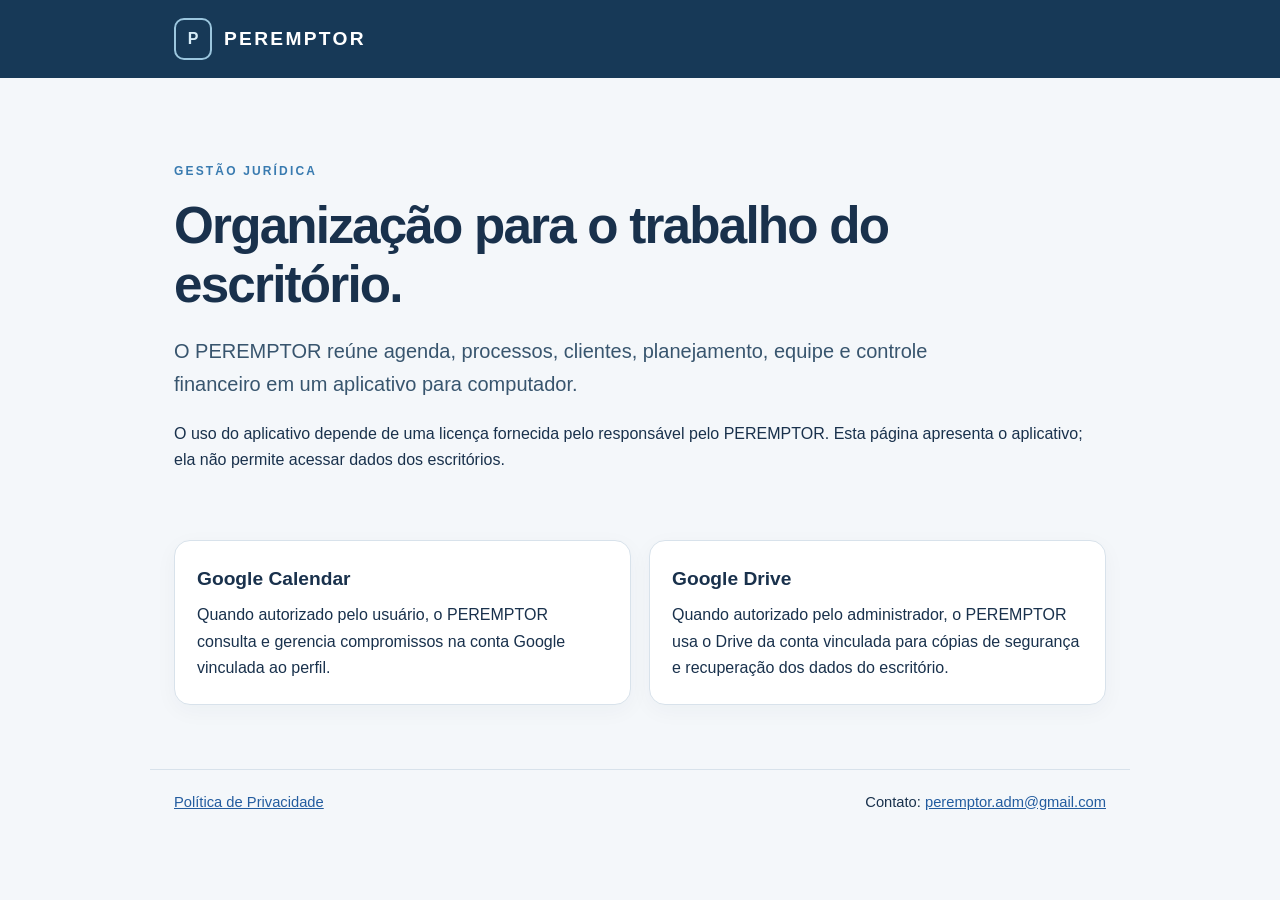
<file: index.html>
<!doctype html>
<html lang="pt-BR">
<head>
  <meta charset="utf-8">
  <meta name="viewport" content="width=device-width, initial-scale=1">
  <meta name="google-site-verification" content="HK-xn1LJjENF2eJphgbdR3LiZS1RDSTnO8OPyTENQjg" />
  <meta name="description" content="PEREMPTOR: gestão jurídica para escritórios de advocacia.">
  <title>PEREMPTOR - Gestão jurídica</title>
  <link rel="stylesheet" href="styles.css">
</head>
<body>
  <header class="site-header">
    <div class="shell header-row"><span class="brand-mark" aria-hidden="true">P</span><span class="brand">PEREMPTOR</span></div>
  </header>
  <main class="shell">
    <section class="hero">
      <p class="eyebrow">GESTÃO JURÍDICA</p>
      <h1>Organização para o trabalho do escritório.</h1>
      <p class="lead">O PEREMPTOR reúne agenda, processos, clientes, planejamento, equipe e controle financeiro em um aplicativo para computador.</p>
      <p>O uso do aplicativo depende de uma licença fornecida pelo responsável pelo PEREMPTOR. Esta página apresenta o aplicativo; ela não permite acessar dados dos escritórios.</p>
    </section>
    <section class="cards" aria-label="Integrações opcionais">
      <article class="card"><h2>Google Calendar</h2><p>Quando autorizado pelo usuário, o PEREMPTOR consulta e gerencia compromissos na conta Google vinculada ao perfil.</p></article>
      <article class="card"><h2>Google Drive</h2><p>Quando autorizado pelo administrador, o PEREMPTOR usa o Drive da conta vinculada para cópias de segurança e recuperação dos dados do escritório.</p></article>
    </section>
  </main>
  <footer class="shell footer"><a href="privacidade.html">Política de Privacidade</a><span>Contato: <a href="mailto:peremptor.adm@gmail.com">peremptor.adm@gmail.com</a></span></footer>
</body>
</html>
</file>
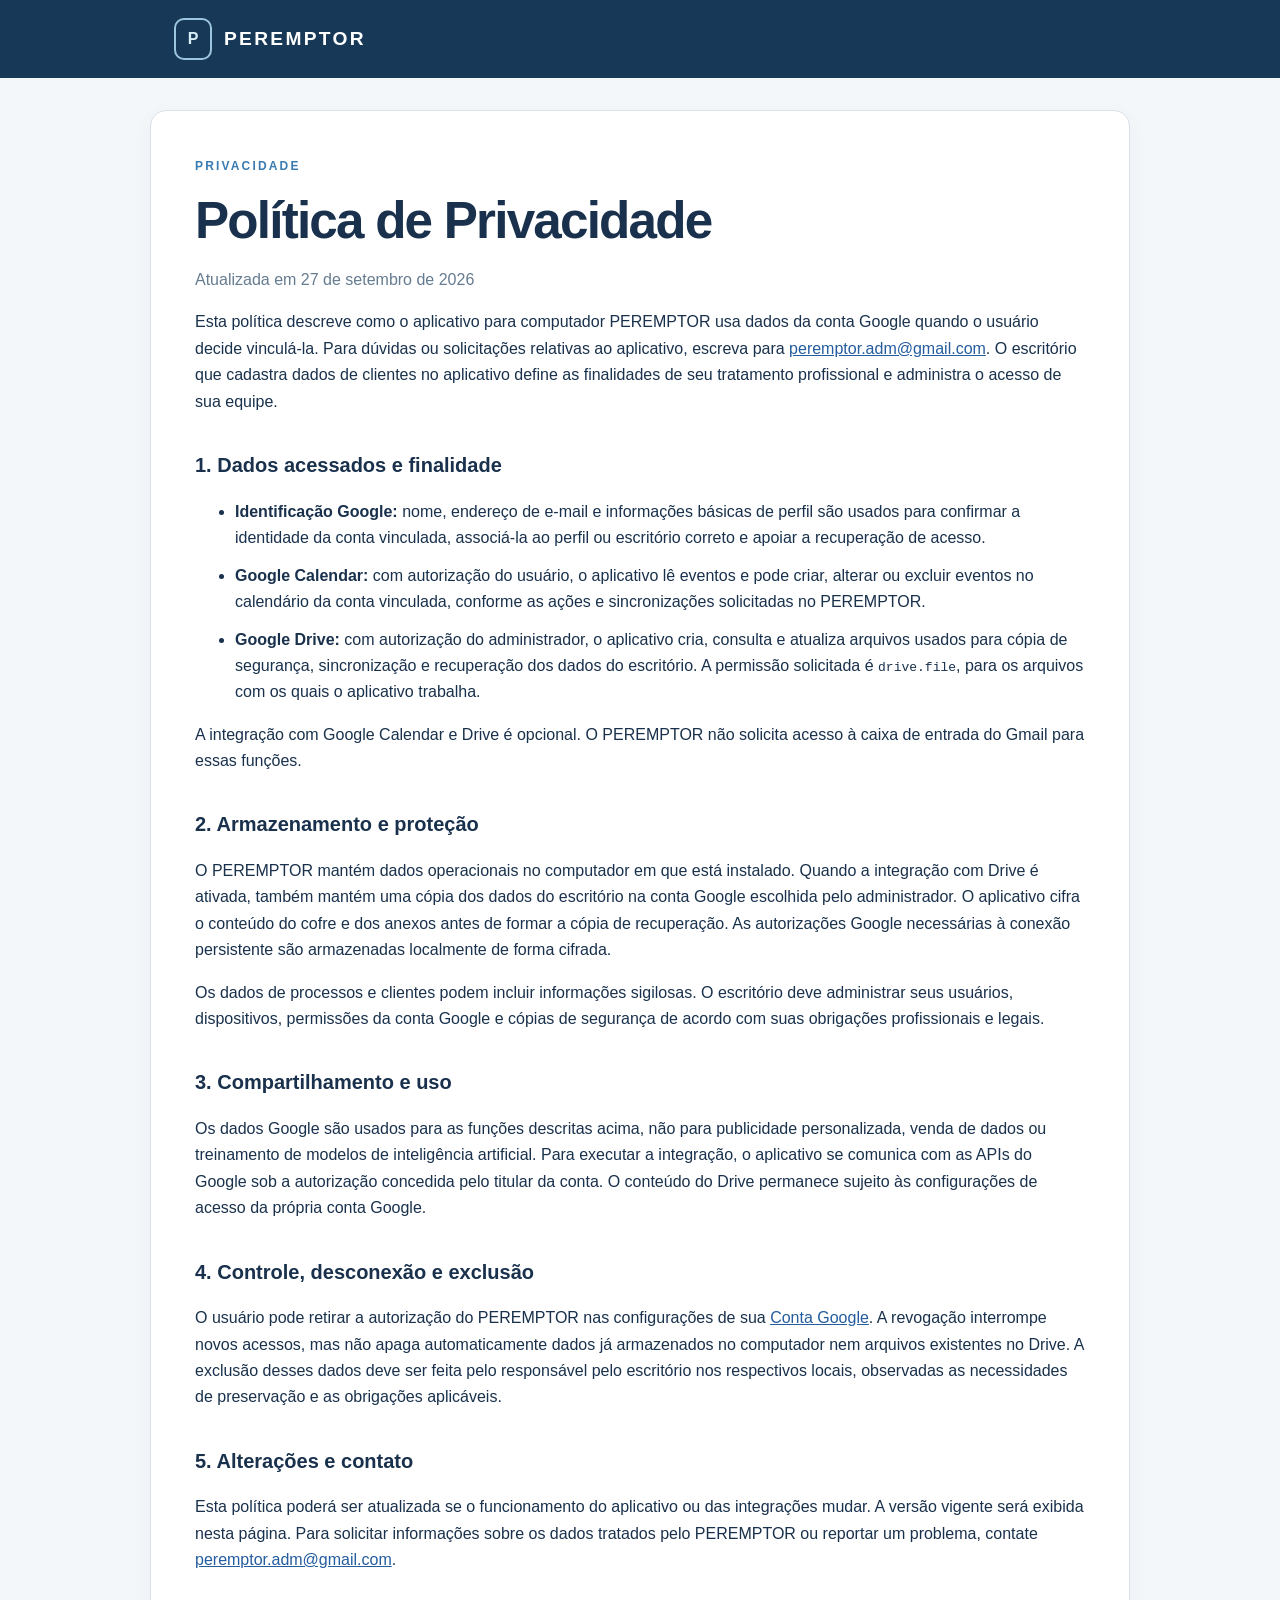
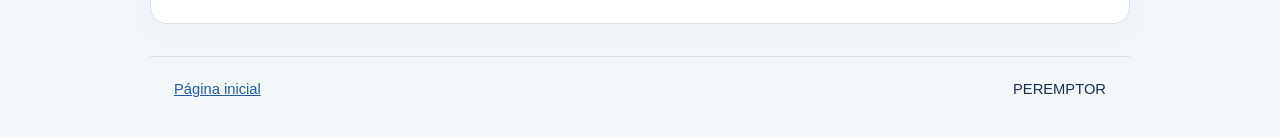
<file: privacidade.html>
<!doctype html>
<html lang="pt-BR">
<head>
  <meta charset="utf-8">
  <meta name="viewport" content="width=device-width, initial-scale=1">
  <meta name="description" content="Política de Privacidade do PEREMPTOR e suas integrações Google.">
  <title>Política de Privacidade - PEREMPTOR</title>
  <link rel="stylesheet" href="styles.css">
</head>
<body>
  <header class="site-header"><div class="shell header-row"><span class="brand-mark" aria-hidden="true">P</span><a class="brand" href="index.html">PEREMPTOR</a></div></header>
  <main class="shell policy">
    <p class="eyebrow">PRIVACIDADE</p>
    <h1>Política de Privacidade</h1>
    <p class="muted">Atualizada em 27 de setembro de 2026</p>
    <p>Esta política descreve como o aplicativo para computador PEREMPTOR usa dados da conta Google quando o usuário decide vinculá-la. Para dúvidas ou solicitações relativas ao aplicativo, escreva para <a href="mailto:peremptor.adm@gmail.com">peremptor.adm@gmail.com</a>. O escritório que cadastra dados de clientes no aplicativo define as finalidades de seu tratamento profissional e administra o acesso de sua equipe.</p>

    <h2>1. Dados acessados e finalidade</h2>
    <ul>
      <li><strong>Identificação Google:</strong> nome, endereço de e-mail e informações básicas de perfil são usados para confirmar a identidade da conta vinculada, associá-la ao perfil ou escritório correto e apoiar a recuperação de acesso.</li>
      <li><strong>Google Calendar:</strong> com autorização do usuário, o aplicativo lê eventos e pode criar, alterar ou excluir eventos no calendário da conta vinculada, conforme as ações e sincronizações solicitadas no PEREMPTOR.</li>
      <li><strong>Google Drive:</strong> com autorização do administrador, o aplicativo cria, consulta e atualiza arquivos usados para cópia de segurança, sincronização e recuperação dos dados do escritório. A permissão solicitada é <code>drive.file</code>, para os arquivos com os quais o aplicativo trabalha.</li>
    </ul>
    <p>A integração com Google Calendar e Drive é opcional. O PEREMPTOR não solicita acesso à caixa de entrada do Gmail para essas funções.</p>

    <h2>2. Armazenamento e proteção</h2>
    <p>O PEREMPTOR mantém dados operacionais no computador em que está instalado. Quando a integração com Drive é ativada, também mantém uma cópia dos dados do escritório na conta Google escolhida pelo administrador. O aplicativo cifra o conteúdo do cofre e dos anexos antes de formar a cópia de recuperação. As autorizações Google necessárias à conexão persistente são armazenadas localmente de forma cifrada.</p>
    <p>Os dados de processos e clientes podem incluir informações sigilosas. O escritório deve administrar seus usuários, dispositivos, permissões da conta Google e cópias de segurança de acordo com suas obrigações profissionais e legais.</p>

    <h2>3. Compartilhamento e uso</h2>
    <p>Os dados Google são usados para as funções descritas acima, não para publicidade personalizada, venda de dados ou treinamento de modelos de inteligência artificial. Para executar a integração, o aplicativo se comunica com as APIs do Google sob a autorização concedida pelo titular da conta. O conteúdo do Drive permanece sujeito às configurações de acesso da própria conta Google.</p>

    <h2>4. Controle, desconexão e exclusão</h2>
    <p>O usuário pode retirar a autorização do PEREMPTOR nas configurações de sua <a href="https://myaccount.google.com/connections" rel="noopener noreferrer">Conta Google</a>. A revogação interrompe novos acessos, mas não apaga automaticamente dados já armazenados no computador nem arquivos existentes no Drive. A exclusão desses dados deve ser feita pelo responsável pelo escritório nos respectivos locais, observadas as necessidades de preservação e as obrigações aplicáveis.</p>

    <h2>5. Alterações e contato</h2>
    <p>Esta política poderá ser atualizada se o funcionamento do aplicativo ou das integrações mudar. A versão vigente será exibida nesta página. Para solicitar informações sobre os dados tratados pelo PEREMPTOR ou reportar um problema, contate <a href="mailto:peremptor.adm@gmail.com">peremptor.adm@gmail.com</a>.</p>
  </main>
  <footer class="shell footer"><a href="index.html">Página inicial</a><span>PEREMPTOR</span></footer>
</body>
</html>
</file>
<file: styles.css>
:root{color-scheme:light;font-family:Inter,Segoe UI,Arial,sans-serif;color:#19314c;background:#f4f7fa}*{box-sizing:border-box}body{margin:0;line-height:1.65}a{color:#235c9f}.shell{max-width:980px;margin:auto;padding:0 24px}.site-header{background:#173957;color:#fff}.header-row{display:flex;align-items:center;gap:12px;min-height:78px}.brand{color:#fff;font-size:1.2rem;font-weight:800;letter-spacing:.12em;text-decoration:none}.brand-mark{display:grid;place-items:center;width:38px;height:42px;border:2px solid #9bc6de;border-radius:10px;color:#d7edf8;font-weight:800}.hero{padding:72px 0 32px}.eyebrow{color:#397bb0;font-weight:800;letter-spacing:.18em;font-size:.75rem}.hero h1,.policy h1{font-size:clamp(2rem,4vw,3.4rem);line-height:1.15;letter-spacing:-.035em;margin:.3em 0}.lead{font-size:1.25rem;color:#38556e;max-width:760px}.cards{display:grid;grid-template-columns:repeat(2,minmax(0,1fr));gap:18px;margin:18px 0 64px}.card,.policy{background:#fff;border:1px solid #d8e2eb;border-radius:16px;box-shadow:0 6px 22px #19314c0a}.card{padding:22px}.card h2{margin:0 0 8px;font-size:1.2rem}.card p{margin:0}.policy{margin-top:32px;margin-bottom:32px;padding:34px 44px}.policy h2{font-size:1.25rem;margin-top:1.7em}.policy li{margin:0 0 .7em}.muted{color:#657b90}.footer{display:flex;justify-content:space-between;gap:20px;padding-top:20px;padding-bottom:36px;border-top:1px solid #d8e2eb;font-size:.92rem}@media(max-width:650px){.hero{padding-top:48px}.cards{grid-template-columns:1fr}.policy{padding:24px}.footer{flex-direction:column}}
</file>
